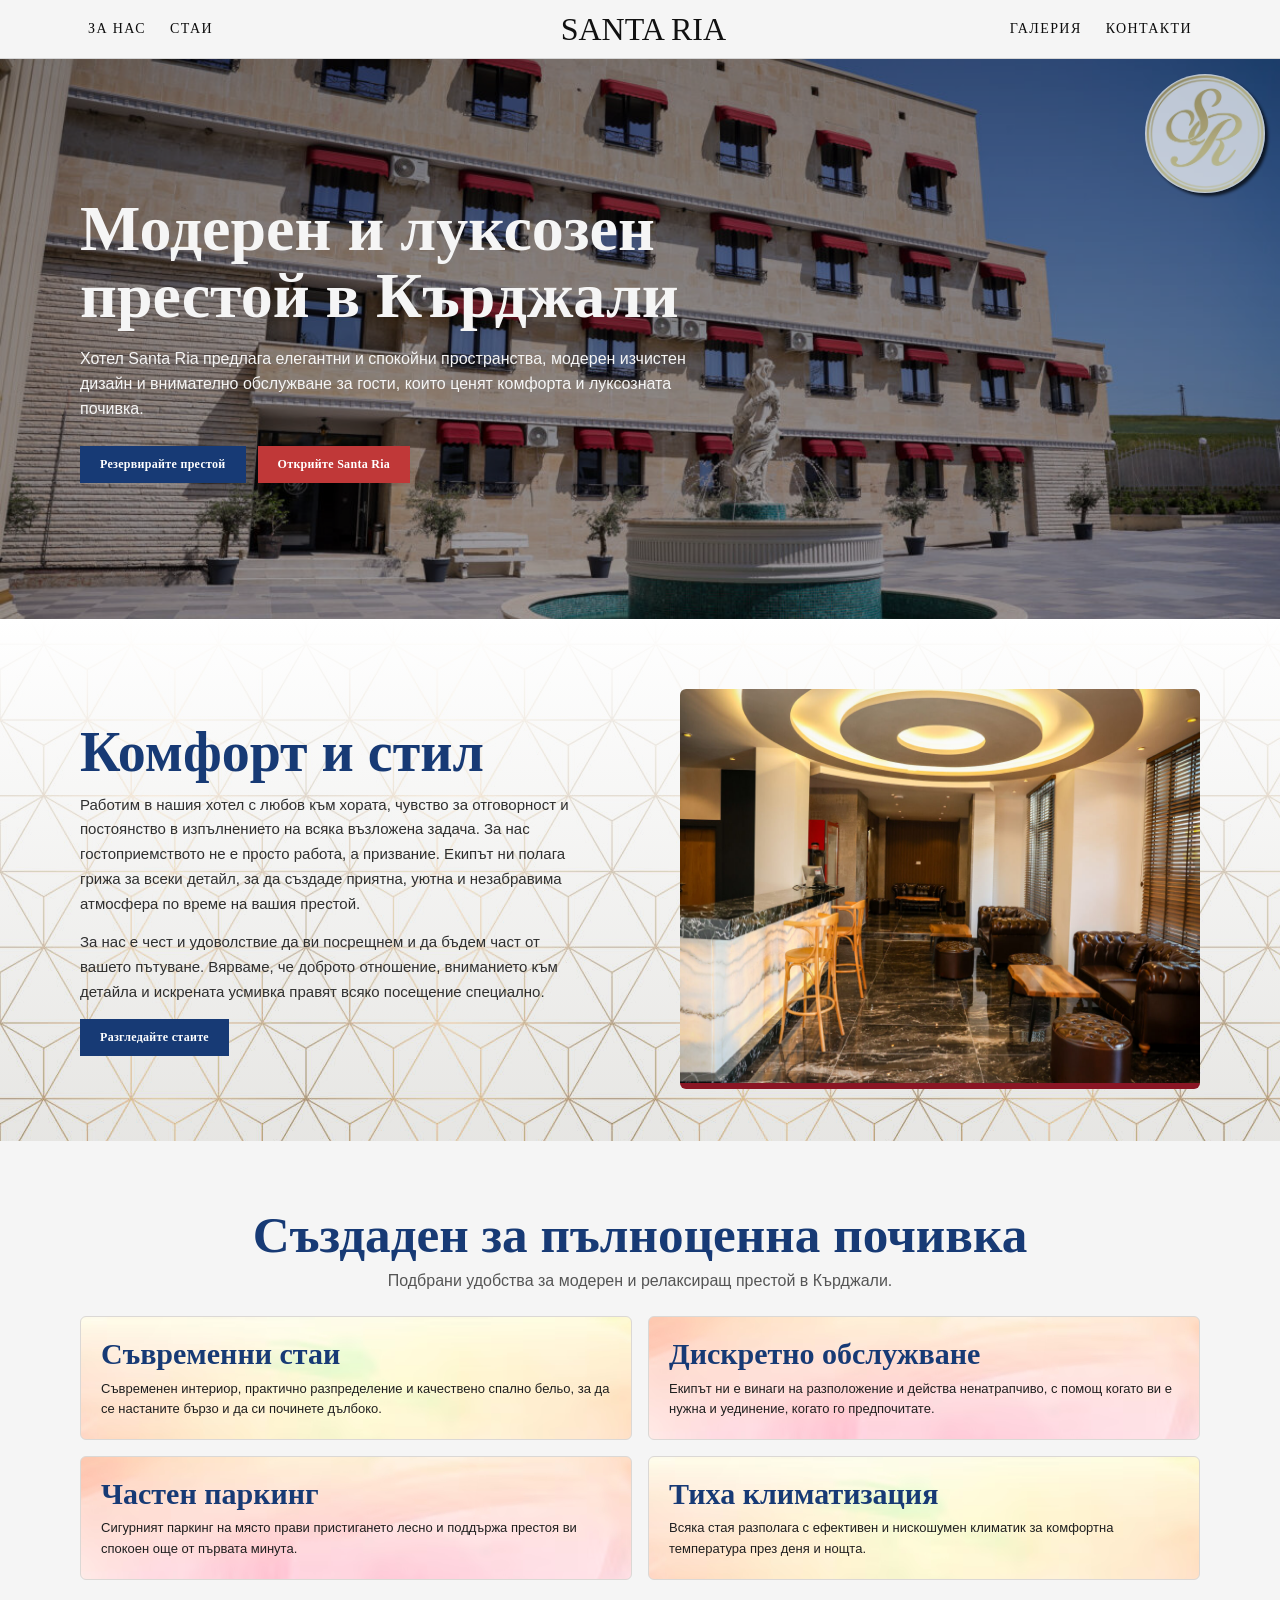
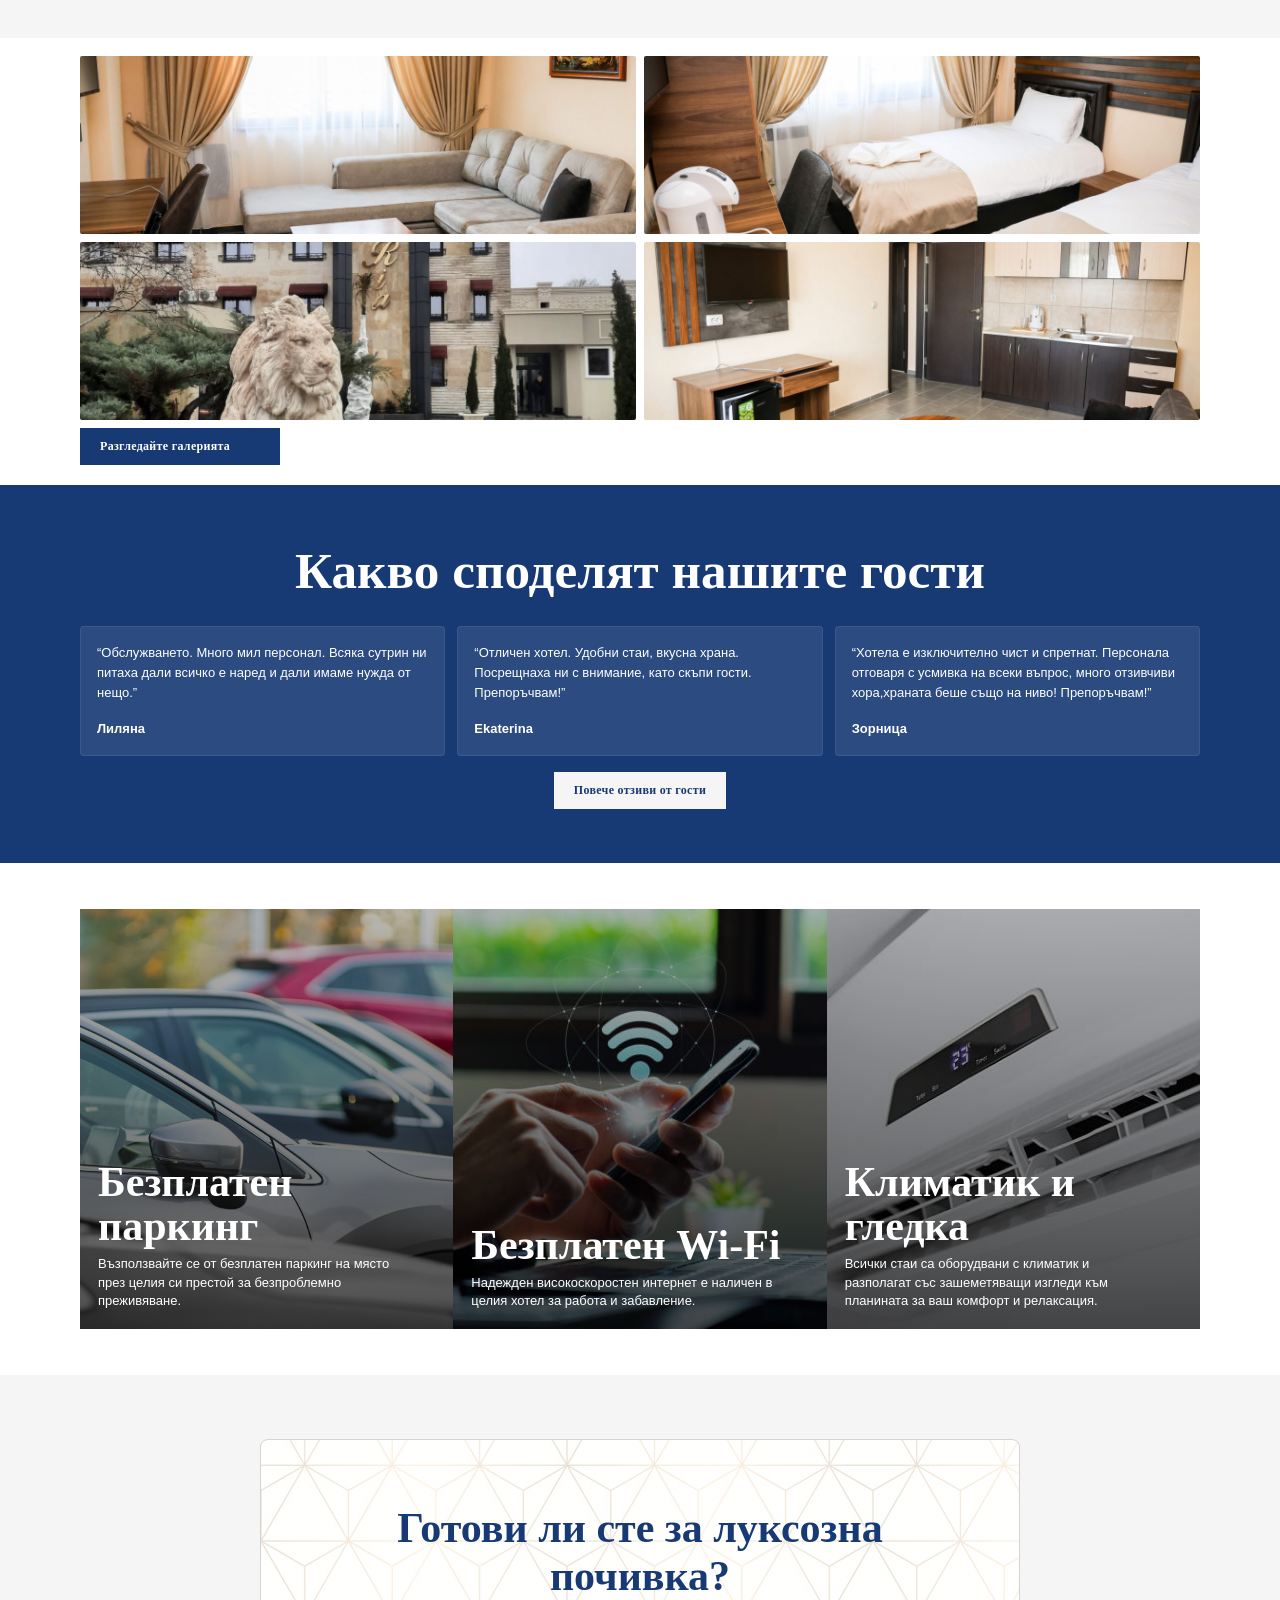
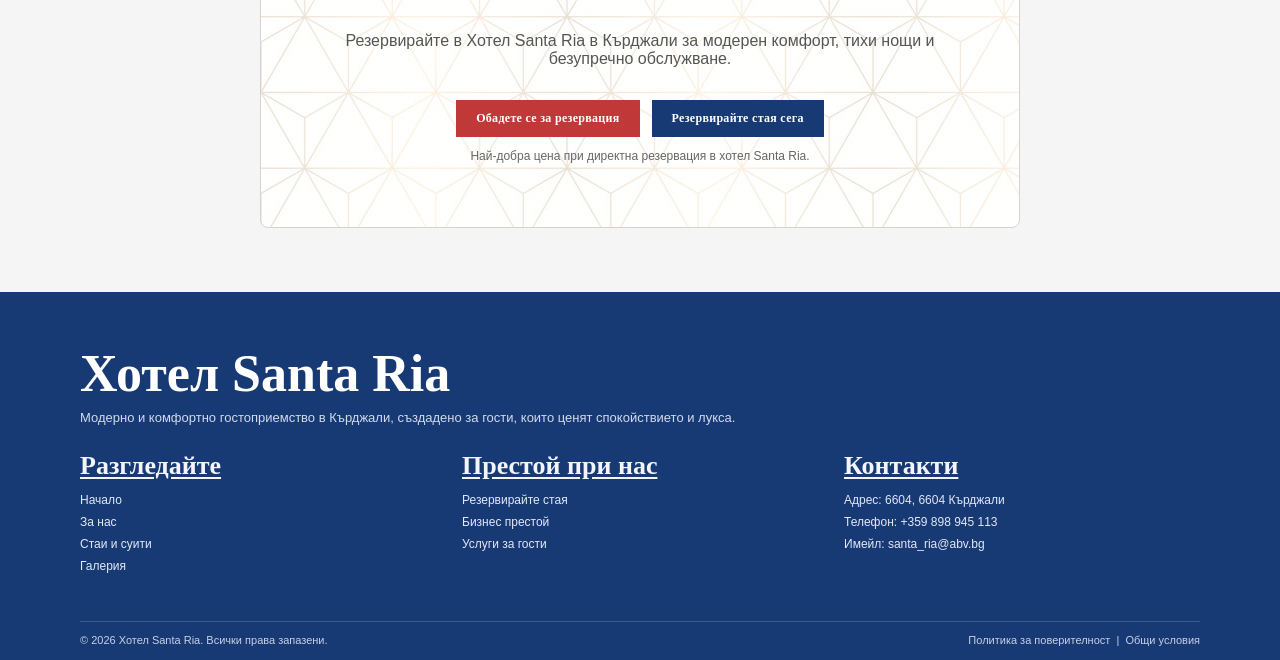
<file: index.html>
﻿<!DOCTYPE html>
<html lang="bg">
<head>
  <link rel="stylesheet" href="hotel.css">
  <meta charset="UTF-8" />
  <meta name="viewport" content="width=device-width, initial-scale=1.0" />
  <title>SANTA RIA</title>
</head>
<body>
  <header class="topbar">
    <div class="container nav">
      <nav class="nav-links" aria-label="Основна навигация">
        <a href="about.html">За нас</a>
        <a href="rooms.html">Стаи</a>
      </nav>
      <a href="index.html" class="brand"> SANTA RIA</a>
      <nav class="nav-links" aria-label="Допълнителна навигация">
        <a href="gallery.html">Галерия</a>
        <a href="#contact">Контакти</a>
      </nav>
      <input type="checkbox" id="menu-toggle" class="menu-toggle" />
      <label for="menu-toggle" class="menu-button" aria-label="Отвори или затвори менюто">
        <span></span>
        <span></span>
        <span></span>
      </label>
      <nav class="mobile-menu" aria-label="Мобилна навигация">
        <a href="about.html">За нас</a>
        <a href="rooms.html">Стаи</a>
        <a href="gallery.html">Галерия</a>
        <a href="#contact">Контакти</a>
      </nav>
    </div>
  </header>

  <section class="hero">
    <div class="container index">
      <div>
        <h1>Модерен и луксозен престой в Кърджали</h1>
        <p>Хотел Santa Ria предлага елегантни и спокойни пространства, модерен изчистен дизайн и внимателно обслужване за гости, които ценят комфорта и луксозната почивка.</p>
        <div class="actions">
          <a class="btn primary" href="https://www.booking.com/hotel/bg/santa-ria.bg.html">Резервирайте престой</a>
          <a class="btn secondary" href="about.html">Открийте Santa Ria</a>
        </div>
      </div>
    </div>
    <a><img class="logo" src="images/logo.png"></a>
  </section>

  <section class="intro" id="rooms">
    <div class="container intro-grid">
      <div>
        <h2 class="section-title">Комфорт и стил</h2>
        <p>Работим в нашия хотел с любов към хората, чувство за отговорност и постоянство в изпълнението на всяка възложена задача. За нас гостоприемството не е просто работа, а призвание. Екипът ни полага грижа за всеки детайл, за да създаде приятна, уютна и незабравима атмосфера по време на вашия престой.</p>
        <p>За нас е чест и удоволствие да ви посрещнем и да бъдем част от вашето пътуване. Вярваме, че доброто отношение, вниманието към детайла и искрената усмивка правят всяко посещение специално.</p>
        <a class="btn primary" href="rooms.html">Разгледайте стаите</a>
      </div>
      <div>
        <img src="images/lobby.png" alt="Модерно хотелско фоайе" />
      </div>
    </div>
  </section>

  <section class="comfort" id="services">
    <div class="container">
      <h3>Създаден за пълноценна почивка</h3>
      <p class="sub">Подбрани удобства за модерен и релаксиращ престой в Кърджали.</p>
      <div class="feature-grid">
        <article class="feature" id="feat">
          <h4>Съвременни стаи</h4>
          <p>Съвременен интериор, практично разпределение и качествено спално бельо, за да се настаните бързо и да си починете дълбоко.</p>
        </article>
        <article class="feature">
          <h4>Дискретно обслужване</h4>
          <p>Екипът ни е винаги на разположение и действа ненатрапчиво, с помощ когато ви е нужна и уединение, когато го предпочитате.</p>
        </article>
        <article class="feature">
          <h4>Частен паркинг</h4>
          <p>Сигурният паркинг на място прави пристигането лесно и поддържа престоя ви спокоен още от първата минута.</p>
        </article>
        <article class="feature" id="feat"> 
          <h4>Тиха климатизация</h4>
          <p>Всяка стая разполага с ефективен и нискошумен климатик за комфортна температура през деня и нощта.</p>
        </article>
      </div>
    </div>
  </section>

  <section class="gallery" id="gallery">
    <div class="container gallery-grid">
      <img src="images/room1.png" alt="Модерна хотелска стая" />
      <img src="images/room4.png" alt="Тихо обзавеждане на стая" />
      <img src="images/outside2.png" alt="Интериор на спалня" />
      <img src="images/kitchen.png" alt="Съвременно хотелско фоайе" />
      <a class="btn primary" href="gallery.html">Разгледайте галерията</a>
    </div>
  </section>

  <section class="testimonials">
    <div class="container">
      <h3>Какво споделят нашите гости</h3>
      <p class="sub"></p>
      <div class="quotes">
        <article class="quote">
          &ldquo;Обслужването. Много мил персонал. Всяка сутрин ни питаха дали всичко е наред и дали имаме нужда от нещо.&rdquo;
          <div class="author">Лиляна</div>
        </article>
        <article class="quote">
          &ldquo;Отличен хотел. Удобни стаи, вкусна храна. Посрещнаха ни с внимание, като скъпи гости. Препоръчвам!&rdquo;
          <div class="author">Ekaterina</div>
        </article>
        <article class="quote">
          &ldquo;Хотела е изключително чист и спретнат. Персонала отговаря с усмивка на всеки въпрос, много отзивчиви хора,храната беше също на ниво! Препоръчвам!&rdquo;
          <div class="author">Зорница</div>
        </article>
      </div>
      <p class="review_p">
       <a class="btn reviews" href="https://www.booking.com/hotel/bg/santa-ria.bg.html#tab-reviews">Повече отзиви от гости</a>
       </p>
    </div>
  </section>

  <section class="services">
    <div class="container service-grid">
      <article class="service-card">
        <img src="images/parking.png" alt="Parking" />
        <div class="overlay">
          <h4>Безплатен паркинг</h4>
          <p>Възползвайте се от безплатен паркинг на място през целия си престой за безпроблемно преживяване.</p>
        </div>
      </article>
      <article class="service-card">
        <img src="images/free-wifi.png" alt="Wi-Fi услуга" />
        <div class="overlay">
          <h4>Безплатен Wi-Fi</h4>
          <p>Надежден високоскоростен интернет е наличен в целия хотел за работа и забавление.</p>
        </div>
      </article>
      <article class="service-card">
        <img src="images/ac.png" alt="AC" />
        <div class="overlay">
          <h4>Климатик и гледка</h4>
          <p>Всички стаи са оборудвани с климатик и разполагат със зашеметяващи изгледи към планината за ваш комфорт и релаксация.</p>
        </div>
      </article>
    </div>
  </section>

  <section class="cta-wrap" id="booking">
    <div class="container">
      <div class="cta">
        <h3>Готови ли сте за луксозна почивка?</h3>
        <p class="sub">Резервирайте в Хотел Santa Ria в Кърджали за модерен комфорт, тихи нощи и безупречно обслужване.</p>
        <div class="actions">
          <a class="btn secondary" href="tel:+359898945113">Обадете се за резервация</a>
          <a class="btn primary" href="https://www.booking.com/hotel/bg/santa-ria.bg.html">Резервирайте стая сега</a>
        </div>
        <p class="note">Най-добра цена при директна резервация в хотел Santa Ria.</p>
      </div>
    </div>
  </section>

  <footer id="contact">
    <div class="container">
      <div class="footer-head">
        <h4>Хотел Santa Ria</h4>
        <p>Модерно и комфортно гостоприемство в Кърджали, създадено за гости, които ценят спокойствието и лукса.</p>
      </div>

      <div class="footer-grid">
        <div class="footer-col">
          <h5>Разгледайте</h5>
          <a href="index.html">Начало</a>
          <a href="about.html">За нас</a>
          <a href="rooms.html">Стаи и суити</a>
          <a href="gallery.html">Галерия</a>
        </div>
        <div class="footer-col">
          <h5>Престой при нас</h5>
          <a href="https://www.booking.com/hotel/bg/santa-ria.bg.html">Резервирайте стая</a>
          <a href="https://www.booking.com/hotel/bg/santa-ria.bg.html">Бизнес престой</a>
          <a href="index.html#services">Услуги за гости</a>
        </div>
        <div class="footer-col">
          <h5>Контакти</h5>
          <p>Адрес: 6604, 6604 Кърджали</p>
          <p>Телефон: +359 898 945 113</p>
          <p>Имейл: santa_ria@abv.bg</p>
        </div>
      </div>

      <div class="footer-bottom">
        <span>&copy; 2026 Хотел Santa Ria. Всички права запазени.</span>
        <span>Политика за поверителност &nbsp;|&nbsp; Общи условия</span>
      </div>
    </div>
  </footer>
</body>
</html>
</file>
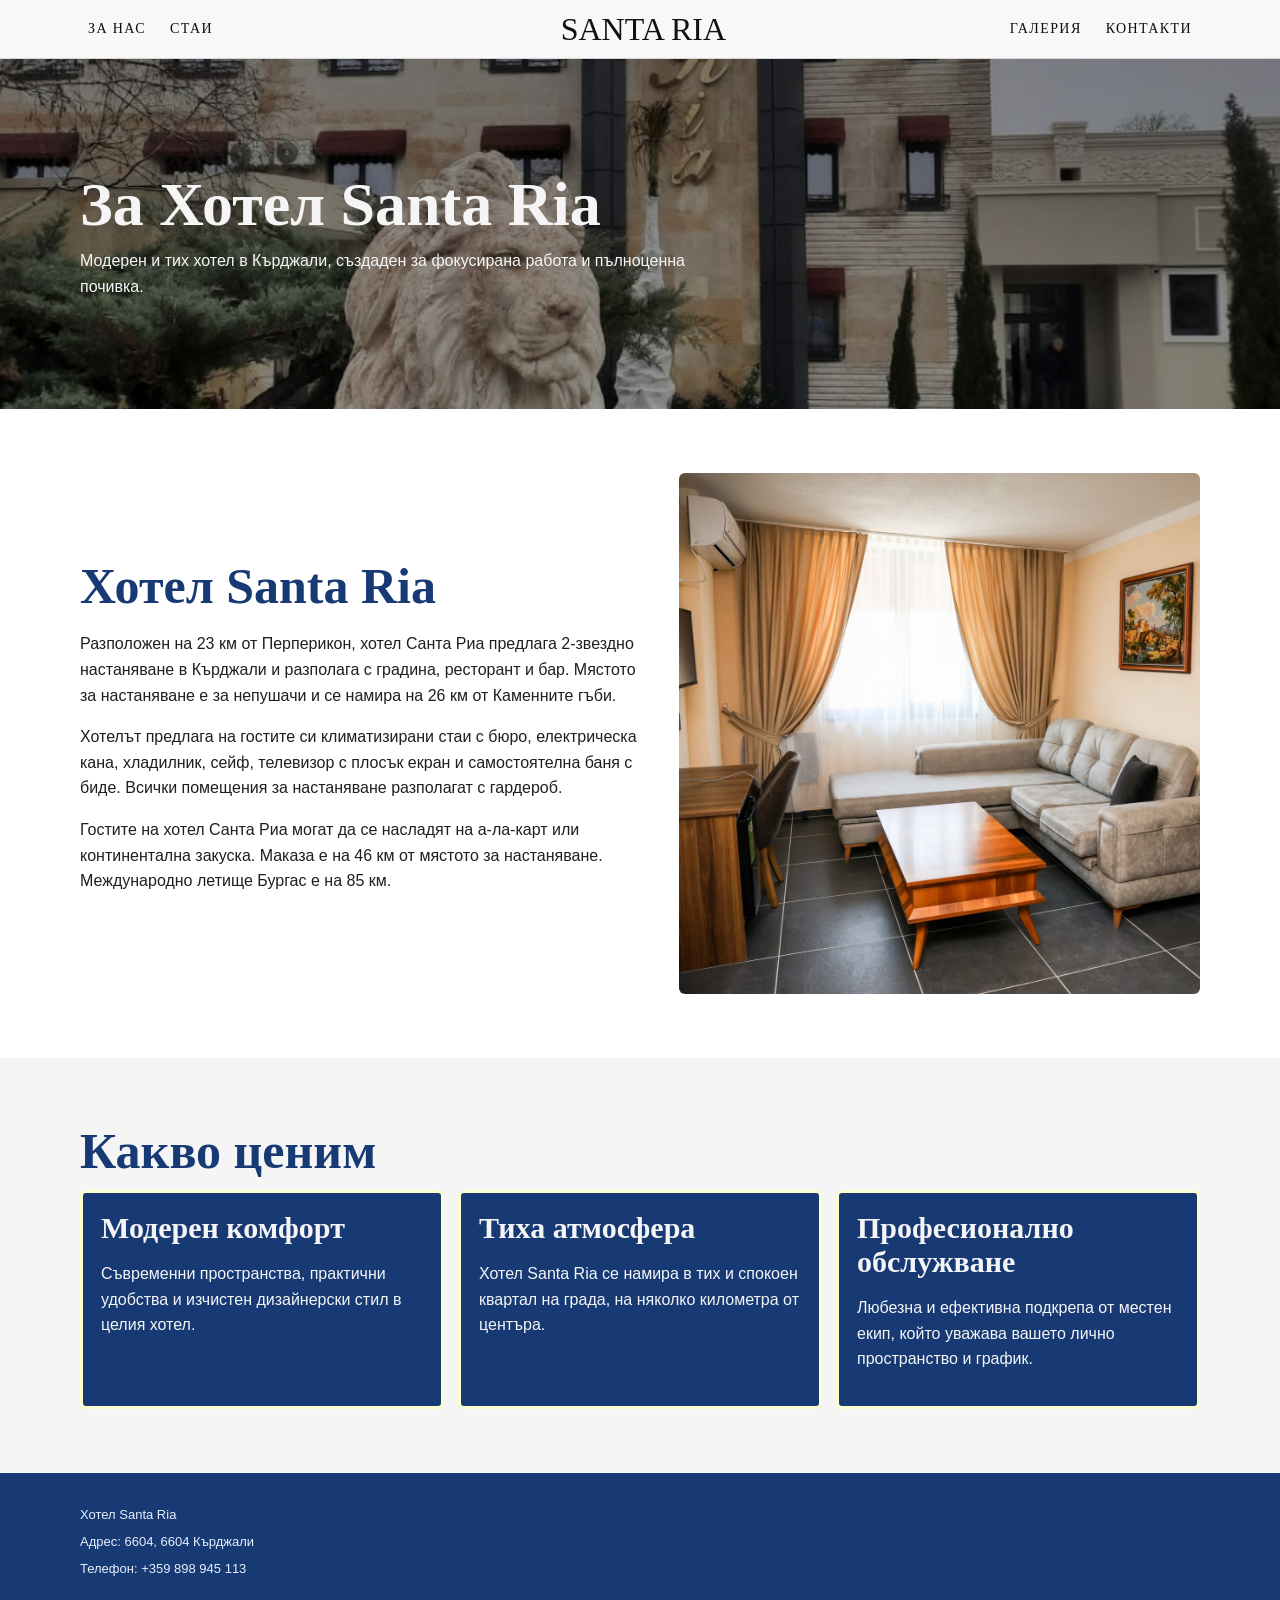
<file: about.html>
﻿<!DOCTYPE html>
<html lang="bg">
<head>
  <meta charset="UTF-8" />
  <meta name="viewport" content="width=device-width, initial-scale=1.0" />
  <title>За нас | SANTA RIA</title>
  <link rel="stylesheet" href="about.css" />
</head>
<body>
  <header class="topbar">
    <div class="container nav">
      <nav class="nav-links" aria-label="Основна навигация">
        <a href="about.html">За нас</a>
        <a href="rooms.html">Стаи</a>
      </nav>
      <a href="index.html" class="brand">SANTA RIA</a>
      <nav class="nav-links" aria-label="Допълнителна навигация">
        <a href="gallery.html">Галерия</a>
        <a href="index.html#contact">Контакти</a>
      </nav>
      <input type="checkbox" id="menu-toggle" class="menu-toggle" />
      <label for="menu-toggle" class="menu-button" aria-label="Отвори или затвори менюто">
        <span></span>
        <span></span>
        <span></span>
      </label>
      <nav class="mobile-menu" aria-label="Мобилна навигация">
        <a href="about.html">За нас</a>
        <a href="rooms.html">Стаи</a>
        <a href="gallery.html">Галерия</a>
        <a href="index.html#contact">Контакти</a>
      </nav>
    </div>
  </header>

  <section class="hero">
    <div class="container">
      <h1>За Хотел Santa Ria</h1>
      <p>Модерен и тих хотел в Кърджали, създаден за фокусирана работа и пълноценна почивка.</p>
    </div>
  </section>

  <main>
    <section class="section container two-col">
      <div>
        <h2>Хотел Santa Ria</h2>
        <p>Разположен на 23 км от Перперикон, хотел Санта Риа предлага 2-звездно настаняване в Кърджали и разполага с градина, ресторант и бар. Мястото за настаняване е за непушачи и се намира на 26 км от Каменните гъби.</p>
        <p>Хотелът предлага на гостите си климатизирани стаи с бюро, електрическа кана, хладилник, сейф, телевизор с плосък екран и самостоятелна баня с биде. Всички помещения за настаняване разполагат с гардероб.</p>
        <p>Гостите на хотел Санта Риа могат да се насладят на а-ла-карт или континентална закуска. Маказа е на 46 км от мястото за настаняване. Международно летище Бургас е на 85 км.</p>
      </div>
      <img src="images/room1.png" alt="Модерен хотелски интериор" />
    </section>

    <section class="section values">
      <div class="container">
        <h2>Какво ценим</h2>
        <div class="cards">
          <article class="card">
            <h3>Модерен комфорт</h3>
            <p>Съвременни пространства, практични удобства и изчистен дизайнерски стил в целия хотел.</p>
          </article>
          <article class="card">
            <h3>Тиха атмосфера</h3>
            <p>Хотел Santa Ria се намира в тих и спокоен квартал на града, на няколко километра от центъра.</p>
          </article>
          <article class="card">
            <h3>Професионално обслужване</h3>
            <p>Любезна и ефективна подкрепа от местен екип, който уважава вашето лично пространство и график.</p>
          </article>
        </div>
      </div>
    </section>
  </main>

  <footer id="contact">
    <div class="container footer-wrap">
      <p>Хотел Santa Ria</p>
      <p>Адрес: 6604, 6604 Кърджали</p>
      <p>Телефон: +359 898 945 113</p>
    </div>
  </footer>
</body>
</html>
</file>
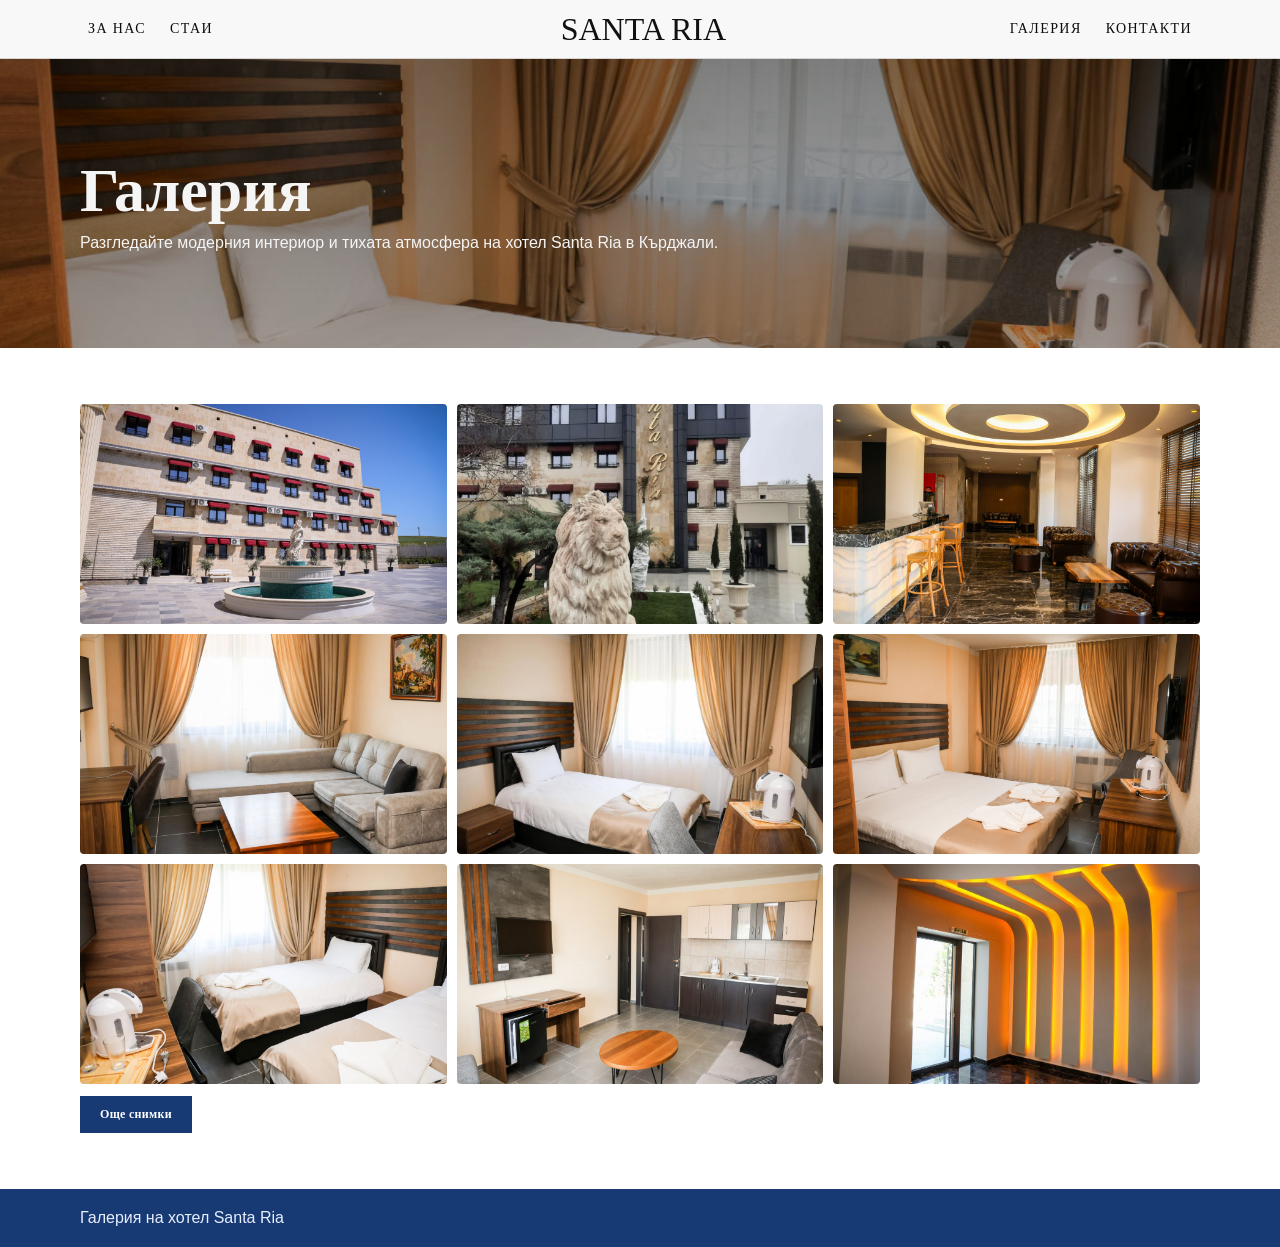
<file: gallery.html>
﻿<!DOCTYPE html>
<html lang="bg">
<head>
  <meta charset="UTF-8" />
  <meta name="viewport" content="width=device-width, initial-scale=1.0" />
  <title>Галерия | SANTA RIA</title>
  <link rel="stylesheet" href="gallery.css" />
</head>
<body>
  <header class="topbar">
    <div class="container nav">
      <nav class="nav-links" aria-label="Основна навигация">
        <a href="about.html">За нас</a>
        <a href="rooms.html">Стаи</a>
      </nav>
      <a href="index.html" class="brand">SANTA RIA</a>
      <nav class="nav-links" aria-label="Допълнителна навигация">
        <a href="gallery.html">Галерия</a>
        <a href="index.html#contact">Контакти</a>
      </nav>
      <input type="checkbox" id="menu-toggle" class="menu-toggle" />
      <label for="menu-toggle" class="menu-button" aria-label="Отвори или затвори менюто">
        <span></span>
        <span></span>
        <span></span>
      </label>
      <nav class="mobile-menu" aria-label="Мобилна навигация">
        <a href="about.html">За нас</a>
        <a href="rooms.html">Стаи</a>
        <a href="gallery.html">Галерия</a>
        <a href="index.html#contact">Контакти</a>
      </nav>
    </div>
  </header>

  <section class="hero">
    <div class="container">
      <h1>Галерия</h1>
      <p>Разгледайте модерния интериор и тихата атмосфера на хотел Santa Ria в Кърджали.</p>
    </div>
  </section>

  <main class="container section">
    <div class="gallery-grid">
      <img src="images/outside1.png" alt="Обзавеждане на спалня" />
      <img src="images/outside2.png" alt="Делукс суит" />
      <img src="images/lobby.png" alt="Интериор на стая" />
      <img src="images/room1.png" alt="Модерно фоайе" />
      <img src="images/room2.png" alt="Външна зона за отдих" />
      <img src="images/room3.png" alt="Тих салон" />
      <img src="images/room4.png" alt="Модерна хотелска стая" />
      <img src="images/kitchen.png" alt="Рецепция" />
      <img src="images/led.png" alt="Тиха спалня" />
    </div>
    <a class="btn primary" href="https://www.booking.com/hotel/bg/santa-ria.bg.html?activeTab=photosGallery">Още снимки</a>
  </main>

  <footer id="contact">
    <div class="container">
      <p>Галерия на хотел Santa Ria</p>
    </div>
  </footer>
</body>
</html>
</file>
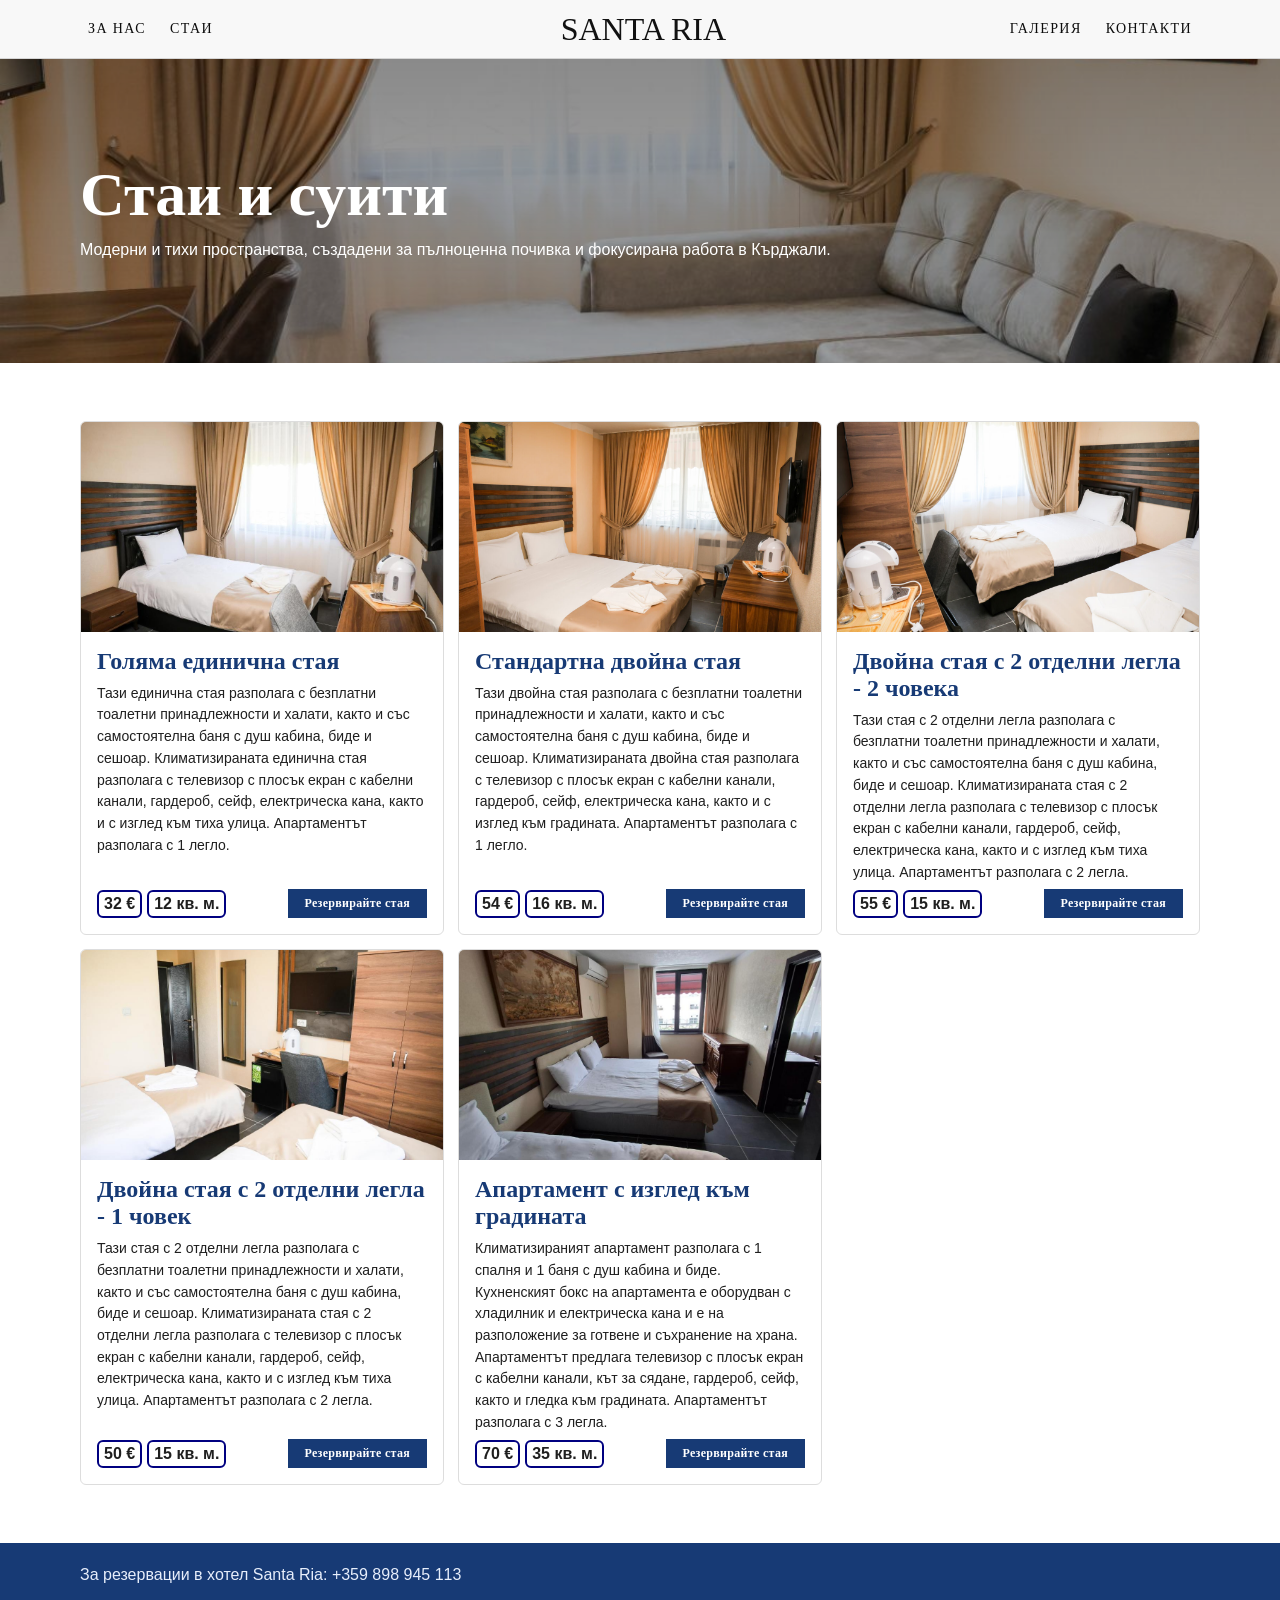
<file: rooms.html>
﻿<!DOCTYPE html>
<html lang="bg">
<head>
  <meta charset="UTF-8" />
  <meta name="viewport" content="width=device-width, initial-scale=1.0" />
  <title>Стаи | SANTA RIA</title>
  <link rel="stylesheet" href="rooms.css" />
</head>
<body>
  <header class="topbar">
    <div class="container nav">
      <nav class="nav-links" aria-label="Основна навигация">
        <a href="about.html">За нас</a>
        <a href="rooms.html">Стаи</a>
      </nav>
      <a href="index.html" class="brand">SANTA RIA</a>
      <nav class="nav-links" aria-label="Допълнителна навигация">
        <a href="gallery.html">Галерия</a>
        <a href="index.html#contact">Контакти</a>
      </nav>
      <input type="checkbox" id="menu-toggle" class="menu-toggle" />
      <label for="menu-toggle" class="menu-button" aria-label="Отвори или затвори менюто">
        <span></span>
        <span></span>
        <span></span>
      </label>
      <nav class="mobile-menu" aria-label="Мобилна навигация">
        <a href="about.html">За нас</a>
        <a href="rooms.html">Стаи</a>
        <a href="gallery.html">Галерия</a>
        <a href="index.html#contact">Контакти</a>
      </nav>
    </div>
  </header>

  <section class="hero">
    <div class="container">
      <h1>Стаи и суити</h1>
      <p>Модерни и тихи пространства, създадени за пълноценна почивка и фокусирана работа в Кърджали.</p>
    </div>
  </section>

  <main class="container section">
    <div class="room-grid">
      <article class="room-card">
        <p class="sale">ОТСТЪПКА 10%</p>
        <a href="https://www.booking.com/hotel/bg/santa-ria.bg.html#rooms_table" data-phone-href="https://www.booking.com/hotel/bg/santa-ria.bg.html#pp-nav-room-selection"><img src="images/room2.png" alt="Делукс стая" /></a>
        <div class="content">
          <div>
            <h2>Голяма единична стая</h2>
            <p>Тази единична стая разполага с безплатни тоалетни принадлежности и халати, както и със самостоятелна баня с душ кабина, биде и сешоар. Климатизираната единична стая разполага с телевизор с плосък екран с кабелни канали, гардероб, сейф, електрическа кана, както и с изглед към тиха улица. Апартаментът разполага с 1 легло.</p>
          </div>
          <div class="psb">
          <div class="price_space">
            <p class="price">32 €</p>
            <p class="price sale">28 €</p>
            <p class="space">12 кв. м.</p>
            </div>
            <a class="btn primary" href="https://www.booking.com/hotel/bg/santa-ria.bg.html#rooms_table" data-phone-href="https://www.booking.com/hotel/bg/santa-ria.bg.html#pp-nav-room-selection">Резервирайте стая</a>
          </div>
        </div>
      </article>
      <article class="room-card">
        <p class="sale">ОТСТЪПКА 10%</p>
        <a href="https://www.booking.com/hotel/bg/santa-ria.bg.html#rooms_table" data-phone-href="https://www.booking.com/hotel/bg/santa-ria.bg.html#pp-nav-room-selection"><img src="images/room3.png" alt="Стандартна стая" /></a>
        <div class="content">
          <div>
            <h2>Стандартна двойна стая</h2>
            <p>Тази двойна стая разполага с безплатни тоалетни принадлежности и халати, както и със самостоятелна баня с душ кабина, биде и сешоар. Климатизираната двойна стая разполага с телевизор с плосък екран с кабелни канали, гардероб, сейф, електрическа кана, както и с изглед към градината. Апартаментът разполага с 1 легло.</p>
          </div>
          <div class="psb">
          <div class="price_space">
            <p class="price">54 €</p>
            <p class="price sale">49 €</p>
            <p class="space">16 кв. м.</p>
          </div>
          <a class="btn primary" href="https://www.booking.com/hotel/bg/santa-ria.bg.html#rooms_table" data-phone-href="https://www.booking.com/hotel/bg/santa-ria.bg.html#pp-nav-room-selection">Резервирайте стая</a>
          </div>
        </div>
      </article>
      <article class="room-card">
        <p class="sale">ОТСТЪПКА 10%</p>
        <a href="https://www.booking.com/hotel/bg/santa-ria.bg.html#rooms_table" data-phone-href="https://www.booking.com/hotel/bg/santa-ria.bg.html#pp-nav-room-selection"><img src="images/room4.png" alt="Фамилен суит" /></a>
        <div class="content">
          <div>
            <h2>Двойна стая с 2 отделни легла - 2 човека</h2>
            <p>Тази стая с 2 отделни легла разполага с безплатни тоалетни принадлежности и халати, както и със самостоятелна баня с душ кабина, биде и сешоар. Климатизираната стая с 2 отделни легла разполага с телевизор с плосък екран с кабелни канали, гардероб, сейф, електрическа кана, както и с изглед към тиха улица. Апартаментът разполага с 2 легла.</p>
          </div>
          <div class="psb">
          <div class="price_space">
            <p class="price">55 €</p>
            <p class="price sale">50 €</p>
            <p class="space">15 кв. м.</p>
          </div>
          <a class="btn primary" href="https://www.booking.com/hotel/bg/santa-ria.bg.html#rooms_table" data-phone-href="https://www.booking.com/hotel/bg/santa-ria.bg.html#pp-nav-room-selection">Резервирайте стая</a>
          </div>
        </div>
      </article>
      <article class="room-card">
        <p class="sale">ОТСТЪПКА 10%</p>
        <a href="https://www.booking.com/hotel/bg/santa-ria.bg.html#rooms_table" data-phone-href="https://www.booking.com/hotel/bg/santa-ria.bg.html#pp-nav-room-selection"><img src="images/room42.png" alt="Фамилен суит" /></a>
        <div class="content">
          <div>
            <h2>Двойна стая с 2 отделни легла - 1 човек</h2>
            <p>Тази стая с 2 отделни легла разполага с безплатни тоалетни принадлежности и халати, както и със самостоятелна баня с душ кабина, биде и сешоар. Климатизираната стая с 2 отделни легла разполага с телевизор с плосък екран с кабелни канали, гардероб, сейф, електрическа кана, както и с изглед към тиха улица. Апартаментът разполага с 2 легла.</p>
          </div>
          <div class="psb">
          <div class="price_space">
            <p class="price">50 €</p>
            <p class="price sale">45 €</p>
            <p class="space">15 кв. м.</p>
          </div>
          <a class="btn primary" href="https://www.booking.com/hotel/bg/santa-ria.bg.html#rooms_table" data-phone-href="https://www.booking.com/hotel/bg/santa-ria.bg.html#pp-nav-room-selection">Резервирайте стая</a>
          </div>
        </div>
      </article>
      <article class="room-card">
        <p class="sale">ОТСТЪПКА 10%</p>
        <a href="https://www.booking.com/hotel/bg/santa-ria.bg.html#rooms_table" data-phone-href="https://www.booking.com/hotel/bg/santa-ria.bg.html#pp-nav-room-selection"><img src="images/room5.png" alt="Фамилен суит" /></a>
        <div class="content">
          <div>
            <h2>Апартамент с изглед към градината</h2>
            <p>Климатизираният апартамент разполага с 1 спалня и 1 баня с душ кабина и биде. Кухненският бокс на апартамента е оборудван с хладилник и електрическа кана и е на разположение за готвене и съхранение на храна. Апартаментът предлага телевизор с плосък екран с кабелни канали, кът за сядане, гардероб, сейф, както и гледка към градината. Апартаментът разполага с 3 легла.</p>
          </div>
          <div class="psb">
          <div class="price_space">
            <p class="price">70 €</p>
            <p class="price sale">63 €</p>
            <p class="space">35 кв. м.</p>
            </div>
            <a class="btn primary" href="https://www.booking.com/hotel/bg/santa-ria.bg.html#rooms_table" data-phone-href="https://www.booking.com/hotel/bg/santa-ria.bg.html#pp-nav-room-selection">Резервирайте стая</a>
          </div>
        </div>
      </article>
    </div>
  </main>

  <footer id="contact">
    <div class="container">
      <p>За резервации в хотел Santa Ria: +359 898 945 113</p>
    </div>
  </footer>
  <script src="rooms.js"></script>
</body>
</html>
</file>
<file: hotel.css>
:root {
    --navy: #173a75;
    --navy-dark: #102a54;
    --bg-soft: #e7dedb;
    --card-bg: #f1efee;
    --text: #1f1f1f;
    --muted: #5a5a5a;
    --red: #8a1524;
    --white: #ffffff;
}

* { box-sizing: border-box; }

body {
    margin: 0;
    font-family: Georgia, "Times New Roman", serif;
    color: var(--text);
    background: #fff;
}

.container {
    width: min(1120px, 92%);
    margin: 0 auto;
}

.index {
    display: flex;
    gap: 90px;
}

.topbar {
    background: #f8f8f8;
    border-bottom: 1px solid #d6d6d6;
    position: sticky;
    top: 0;
    z-index: 10;
    background: whitesmoke;
}

.nav {
    min-height: 58px;
    display: flex;
    align-items: center;
    justify-content: space-between;
    flex-wrap: wrap;
    gap: 16px;
    padding: 0 8px;
}

.nav-links {
    display: flex;
    gap: 24px;
    text-transform: uppercase;
    font-size: 14px;
    letter-spacing: 1.4px;
}

.menu-toggle {
    position: absolute;
    opacity: 0;
    pointer-events: none;
}

.menu-button,
.mobile-menu {
    display: none;
}

.nav-links a, .brand {
    color: #0d0d0d;
    text-decoration: none;
}

.brand {
    text-align: center;
    font-size: 32px;
    color: #111;
    white-space: nowrap;
  display: flex;
  flex-direction: column;
  position: relative;
  left: 1em;
}
.brand span {
  font-size: 12px;
}

.brand .mark {
    display: block;
    color: var(--red);
    font-size: 14px;
    line-height: 1;
    margin-bottom: 2px;
}

.logo {
    width: 120px;
    height: fit-content;
    border-radius: 50%;
    position: absolute;
    top: 15px;
    right: 15px;
    opacity: 0.7;
    box-shadow: 3px 3px 3px black;
    z-index: 1;
    opacity: 0;
    animation: hero-logo-fade 0.8s ease 0.8s forwards;
}

.hero {
    min-height: 560px;
    position: relative;
    overflow: hidden;
    background-image: url('images//outside1.png');
    background-size: cover;
    background-position: center;
    display: flex;
    align-items: center;
    color: whitesmoke;
}
.hero::before {
    content: "";
    position: absolute;
    inset: 0;
    background: linear-gradient(rgba(0,0,0,.45), rgba(0,0,0,.35));
    opacity: 0;
    animation: hero-darken 1.1s ease forwards;
    pointer-events: none;
}
.hero > .container {
    position: relative;
    z-index: 1;
    opacity: 0;
    animation: hero-text-fade 0.8s ease 0.4s forwards;
}

.hero h1 {
    font-size: clamp(42px, 6vw, 64px);
    line-height: 1.05;
    margin: 0 0 18px;
    max-width: 720px;
}

.hero p {
    margin: 0 0 24px;
    max-width: 610px;
    font-family: Arial, Helvetica, sans-serif;
    font-size: 16px;
    line-height: 1.55;
}

.actions { display: flex; gap: 12px; flex-wrap: wrap; }

.btn {
    padding: 11px 20px;
    border: none;
    font-size: 12px;
    font-weight: 700;
    letter-spacing: .3px;
    text-decoration: none;
    display: inline-block;
    cursor: pointer;
}

.btn.primary { background: var(--navy); color: white;}
.btn.secondary { background: rgb(192, 56, 56); color: white; }
.btn.red { background: var(--red); color: #fff; }
.review_p {
    margin-bottom: 0px;
    text-align: center;
}

.reviews {
    background: whitesmoke;
    color: var(--navy);
}

.intro {
    padding: 70px 0 52px;
    background-image: linear-gradient(white, rgba(184, 184, 184, 0.35)),
    url('images/background.png');
}

.intro img {
    height: 400px;
}

.intro-grid {
    display: grid;
    grid-template-columns: 1.1fr 1fr;
    gap: 28px;
    align-items: center;
}

h2.section-title {
    color: var(--navy);
    font-size: clamp(38px, 4.6vw, 56px);
    margin: 0 0 10px;
    line-height: 1.08;
}

.intro p {
    font-family: Arial, Helvetica, sans-serif;
    color: #2f2f2f;
    line-height: 1.65;
    margin: 0 0 14px;
    font-size: 15px;
    max-width: 500px;
}

.intro img {
    width: 100%;
    border-radius: 6px;
    display: block;
    border-bottom: 6px solid var(--red);
}

.comfort {
    background: whitesmoke;
    padding: 64px 0 58px;
}

.comfort h3, .testimonials h3, .cta h3 {
    color: var(--navy);
    text-align: center;
    font-size: clamp(36px, 4vw, 52px);
    margin: 0;
}

.comfort .sub,
.testimonials .sub,
.cta .sub {
    margin: 8px auto 26px;
    text-align: center;
    color: #555;
    font-family: Arial, Helvetica, sans-serif;
    max-width: 700px;
}

.feature-grid {
    display: grid;
    grid-template-columns: repeat(2, minmax(0, 1fr));
    gap: 16px;
}

.feature {
    background: var(--card-bg);
    border: 1px solid #dbd8d5;
    border-radius: 6px;
    padding: 20px;
    background: url(images/back2.png) center;
}

#feat {
    background: url(images/back2.png) top;
}

.icon {
    background: #dde2e8;
    display: grid;
    place-items: center;
    color: var(--navy);
    font-size: 16px;
    margin-bottom: 12px;
    font-family: Arial, Helvetica, sans-serif;
    font-weight: 700;
}

.icon, .icon img {
    width: 34px;
    height: 34px;
    border-radius: 4px;
}

.feature h4 {
    color: var(--navy);
    margin: 0 0 8px;
    font-size: 30px;
    line-height: 1.12;
}

.feature p {
    margin: 0;
    font-size: 13px;
    line-height: 1.55;
    font-family: Arial, Helvetica, sans-serif;
}

.gallery {
    padding: 18px 0 0;
    background: #fff;
}

.gallery a {
    width: 200px;
}

.gallery-grid {
    display: grid;
    grid-template-columns: repeat(2, minmax(0, 1fr));
    gap: 8px;
}

.gallery-grid img,
.service-card img {
    width: 100%;
    height: 178px;
    object-fit: cover;
    display: block;
    border-radius: 2px;
}

.testimonials {
    background: var(--navy);
    color: #fff;
    padding: 56px 0 54px;
    margin-top: 20px;
}

.testimonials h3 { color: #fff; }
.testimonials .sub { color: #d8deed; }

.quotes {
    display: grid;
    grid-template-columns: repeat(3, minmax(0, 1fr));
    gap: 12px;
}

.quote {
    background: rgba(255,255,255,.09);
    border: 1px solid rgba(255,255,255,.08);
    border-radius: 4px;
    padding: 16px;
    font-family: Arial, Helvetica, sans-serif;
    font-size: 13px;
    line-height: 1.55;
    display: flex;
    flex-direction: column;
    justify-content: space-between;
}

.quote .author {
    margin-top: 16px;
    font-weight: 700;
    font-size: 13px;
    color: #fff;
}

.quote .role {
    font-size: 11px;
    color: #c7d0e6;
    margin-top: 2px;
}

.services {
    background: #fff;
    padding: 46px 0;
}

.service-grid {
    display: grid;
    grid-template-columns: repeat(3, minmax(0, 1fr));
    gap: 0;
}

.service-card {
    position: relative;
    overflow: hidden;
    min-height: 420px;
}

.service-card img {
    height: 100%;
    min-height: 420px;
    border-radius: 0;
}

.overlay {
    position: absolute;
    inset: 0;
    background: linear-gradient(to top, rgba(0,0,0,.7), rgba(0,0,0,.28));
    color: #fff;
    display: flex;
    flex-direction: column;
    justify-content: flex-end;
    padding: 18px;
}

.overlay h4 {
    font-size: 42px;
    margin: 0 0 6px;
    line-height: 1.04;
}

.overlay p {
    margin: 0;
    font-family: Arial, Helvetica, sans-serif;
    font-size: 13px;
    line-height: 1.45;
    max-width: 310px;
}

.cta-wrap {
    background: whitesmoke;
    padding: 64px 0;
}

.cta {
    max-width: 760px;
    margin: 0 auto;
    background: linear-gradient(to top, rgba(255, 255, 255, 0.77), rgba(255, 255, 255, 0.77)),
     url(images/background.png);
    border: 1px solid #d6d2cf;
    border-radius: 8px;
    padding: 64px 48px;
    text-align: center;
}

.cta h3 {
    font-size: 42px;
}

.cta .sub { margin-block: 32px; }

.cta .actions {
    justify-content: center;
    margin-bottom: 12px;
}

.note {
    margin: 0;
    color: #666;
    font-size: 12px;
    font-family: Arial, Helvetica, sans-serif;
}

footer {
    background: var(--navy);
    color: #f3f5fb;
    padding: 56px 0 14px;
}

.footer-head h4 {
    margin: 0;
    font-size: 52px;
    line-height: 1;
    color: #fff;
}

.footer-head p {
    margin: 10px 0 18px;
    font-family: Arial, Helvetica, sans-serif;
    font-size: 13px;
    color: #d3daec;
}

.social {
    display: flex;
    gap: 8px;
    margin-bottom: 28px;
}

.bubble {
    width: 24px;
    height: 24px;
    border-radius: 50%;
    border: 1px solid rgba(255,255,255,.35);
    display: grid;
    place-items: center;
    font-size: 11px;
    font-family: Arial, Helvetica, sans-serif;
}

.footer-grid {
    display: grid;
    grid-template-columns: repeat(3, minmax(0, 1fr));
    gap: 26px;
    padding: 8px 0 30px;
}

.footer-col h5 {
    margin: 0 0 12px;
    font-size: 26px;
    text-decoration: underline;
    text-underline-offset: 3px;
}

.footer-col a,
.footer-col p {
    margin: 8px 0;
    font-family: Arial, Helvetica, sans-serif;
    font-size: 12px;
    color: #e2e8f6;
    text-decoration: none;
    display: block;
}

.footer-bottom {
    border-top: 1px solid rgba(255,255,255,.16);
    margin-top: 10px;
    padding-top: 12px;
    display: flex;
    justify-content: space-between;
    gap: 12px;
    flex-wrap: wrap;
    font-family: Arial, Helvetica, sans-serif;
    font-size: 11px;
    color: #c8d0e4;
}

@media (max-width: 900px) {
    .topbar { position: static; }
    .intro-grid,
    .feature-grid,
    .quotes,
    .gallery-grid,
    .service-grid,
    .footer-grid { grid-template-columns: 1fr; }
    .hero { min-height: 520px; }
    .hero h1 { max-width: 100%; }
    .brand { font-size: 24px;}
    .nav-links {font-size: 12px;}
}

@media (max-width: 600px) {
    .brand { font-size: 21px; }
    .nav-links {
        /* gap: 10px; */
        font-size: 11px;
        letter-spacing: 0.8px;
    }
}

@media (max-width: 520px) {
    .container { width: min(1120px, 94%); }

    .nav {
        position: relative;
        min-height: 64px;
        justify-content: center;
        padding: 10px 44px 10px 8px;
    }

    .nav > .nav-links {
        display: none;
    }

    .brand {
        position: static;
        left: auto;
        z-index: 1;
        font-size: 22px;
        text-align: center;
    }

    .menu-button {
        display: flex;
        flex-direction: column;
        justify-content: center;
        gap: 5px;
        position: absolute;
        top: 50%;
        right: 10px;
        transform: translateY(-50%);
        width: 24px;
        cursor: pointer;
        z-index: 3;
    }

    .menu-button span {
        display: block;
        width: 24px;
        height: 2px;
        background: #111;
        border-radius: 2px;
        transition: transform .25s ease, opacity .2s ease;
    }

    .mobile-menu {
        display: block;
        position: absolute;
        top: calc(100% - 4px);
        right: 8px;
        width: 185px;
        background: #f8f8f8;
        border: 1px solid #d6d6d6;
        border-radius: 6px;
        box-shadow: 0 10px 24px rgba(0, 0, 0, .12);
        padding: 6px 0;
        opacity: 0;
        pointer-events: none;
        transform: translateY(-8px);
        transition: opacity .2s ease, transform .2s ease;
        z-index: 2;
    }

    .mobile-menu a {
        display: block;
        width: 100%;
        padding: 10px 14px;
        text-align: left;
        border-bottom: 1px solid #e6e6e6;
        color: #111;
        text-decoration: none;
        text-transform: uppercase;
        font-size: 11px;
        letter-spacing: 1px;
    }

    .mobile-menu a:last-child {
        border-bottom: none;
    }

    .menu-toggle:checked + .menu-button + .mobile-menu {
        opacity: 1;
        pointer-events: auto;
        transform: translateY(0);
    }

    .menu-toggle:checked + .menu-button span:nth-child(1) {
        transform: translateY(7px) rotate(45deg);
    }

    .menu-toggle:checked + .menu-button span:nth-child(2) {
        opacity: 0;
    }

    .menu-toggle:checked + .menu-button span:nth-child(3) {
        transform: translateY(-7px) rotate(-45deg);
    }

    .logo {
        width: 80px;
    }
}

@media (max-width: 400px) {
    .hero h1 {
        font-size: 36px;
    }

    .hero p {
        font-size: 15px;
    }

    .hero .actions .secondary {
        padding-inline: 33px;
    }
}

@keyframes hero-darken {
  from { opacity: 0; }
  to { opacity: 1; }
}

@keyframes hero-text-fade {
  from { opacity: 0; }
  to { opacity: 1; }
}

@keyframes hero-logo-fade {
  from { opacity: 0; }
  to { opacity: 0.7; }
}
</file>
<file: about.css>
:root {
  --navy: #173a75;
  --soft: #e7dedb;
  --text: #1f1f1f;
}

* { box-sizing: border-box; }
body {
  margin: 0;
  font-family: Georgia, "Times New Roman", serif;
  color: var(--text);
}
.container {
  width: min(1120px, 92%);
  margin: 0 auto;
}
.topbar {
  background: #f8f8f8;
  border-bottom: 1px solid #d6d6d6;
  position: sticky;
  top: 0;
  z-index: 10;
}
.nav {
  min-height: 58px;
  display: flex;
  align-items: center;
  justify-content: space-between;
  flex-wrap: wrap;
  gap: 16px;
  padding: 0 8px;
}
.nav-links {
  display: flex;
  gap: 24px;
  text-transform: uppercase;
  font-size: 14px;
  letter-spacing: 1.4px;
}
.menu-toggle {
  position: absolute;
  opacity: 0;
  pointer-events: none;
}
.menu-button,
.mobile-menu {
  display: none;
}
.nav-links a,
.brand {
  color: #0d0d0d;
  text-decoration: none;
}
.brand {
  text-align: center;
  font-size: 32px;
  color: #111;
  white-space: nowrap;
  display: flex;
  flex-direction: column;
  position: relative;
  left: 1em;
}
.brand span {
  font-size: 12px;
}
.hero {
  position: relative;
  overflow: hidden;
  background: url('images/outside2.png') center/cover;
  color: whitesmoke;
  padding: 110px 0;
}
.hero::before {
  content: "";
  position: absolute;
  inset: 0;
  background: linear-gradient(rgba(0,0,0,.45), rgba(0,0,0,.35));
  opacity: 0;
  animation: hero-darken 1.1s ease forwards;
  pointer-events: none;
}
.hero > .container {
  position: relative;
  z-index: 1;
  opacity: 0;
  animation: hero-text-fade 0.8s ease 0.4s forwards;
}
.hero h1 { margin: 0 0 8px; font-size: clamp(40px, 6vw, 62px); }
.hero p { margin: 0; font-family: Arial, Helvetica, sans-serif; max-width: 650px; }
.section { padding: 64px 0; }
.two-col {
  display: grid;
  grid-template-columns: 1.1fr 1fr;
  gap: 26px;
  align-items: center;
}
h2 { color: var(--navy); font-size: clamp(34px, 4vw, 50px); margin: 0 0 10px; }
p { font-family: Arial, Helvetica, sans-serif; line-height: 1.6; }
img { width: 100%; border-radius: 6px; display: block; }
.values { background: whitesmoke; }
.cards {
  display: grid;
  grid-template-columns: repeat(3, 1fr);
  gap: 14px;
}
.card {
  background-color: var(--navy);
  border: 3px solid #fbffd0;
  border-radius: 6px;
  padding: 18px;
  color: whitesmoke;
}
.card h3 { margin: 0 0 8px; font-size: 30px; }
footer {
  background: var(--navy);
  color: #e7eefb;
  padding: 26px 0;
}
.footer-wrap p { margin: 6px 0; font-family: Arial, Helvetica, sans-serif; font-size: 13px; }
@media (max-width: 900px) {
  .topbar { position: static; }
  .brand { font-size: 18px; }
  .nav-links { font-size: 12px; }
  .two-col, .cards { grid-template-columns: 1fr; }
  .container h2 {font-size: 40px;}
}
@media (max-width: 520px) {
  .container { width: min(1120px, 94%); }
  .nav {
    position: relative;
    min-height: 64px;
    justify-content: center;
    padding: 10px 44px 10px 8px;
  }
  .nav > .nav-links { display: none; }
  .brand {
    font-size: 22px;
    position: static;
    left: auto;
    z-index: 1;
  }
  .menu-button {
    display: flex;
    flex-direction: column;
    justify-content: center;
    gap: 5px;
    position: absolute;
    top: 50%;
    right: 10px;
    transform: translateY(-50%);
    width: 24px;
    cursor: pointer;
    z-index: 3;
  }
  .menu-button span {
    display: block;
    width: 24px;
    height: 2px;
    background: #111;
    border-radius: 2px;
    transition: transform .25s ease, opacity .2s ease;
  }
  .mobile-menu {
    display: block;
    position: absolute;
    top: calc(100% - 4px);
    right: 8px;
    width: 185px;
    background: #f8f8f8;
    border: 1px solid #d6d6d6;
    border-radius: 6px;
    box-shadow: 0 10px 24px rgba(0, 0, 0, .12);
    padding: 6px 0;
    opacity: 0;
    pointer-events: none;
    transform: translateY(-8px);
    transition: opacity .2s ease, transform .2s ease;
    z-index: 2;
  }
  .mobile-menu a {
    display: block;
    width: 100%;
    padding: 10px 14px;
    text-align: left;
    border-bottom: 1px solid #e6e6e6;
    color: #111;
    text-decoration: none;
    text-transform: uppercase;
    font-size: 11px;
    letter-spacing: 1px;
  }
  .mobile-menu a:last-child { border-bottom: none; }
  .menu-toggle:checked + .menu-button + .mobile-menu {
    opacity: 1;
    pointer-events: auto;
    transform: translateY(0);
  }
  .menu-toggle:checked + .menu-button span:nth-child(1) { transform: translateY(7px) rotate(45deg); }
  .menu-toggle:checked + .menu-button span:nth-child(2) { opacity: 0; }
  .menu-toggle:checked + .menu-button span:nth-child(3) { transform: translateY(-7px) rotate(-45deg); }
  .two-col p {font-size: 14px;}
}

@keyframes hero-darken {
  from { opacity: 0; }
  to { opacity: 1; }
}

@keyframes hero-text-fade {
  from { opacity: 0; }
  to { opacity: 1; }
}
</file>
<file: gallery.css>
:root {
  --navy: #173a75;
}

* { box-sizing: border-box; }
body {
  margin: 0;
  font-family: Georgia, "Times New Roman", serif;
}
.container {
  width: min(1120px, 92%);
  margin: 0 auto;
}
.topbar {
  background: #f8f8f8;
  border-bottom: 1px solid #d6d6d6;
  position: sticky;
  top: 0;
  z-index: 10;
}
.nav {
  min-height: 58px;
  display: flex;
  align-items: center;
  justify-content: space-between;
  flex-wrap: wrap;
  gap: 16px;
  padding: 0 8px;
}
.nav-links {
  display: flex;
  gap: 24px;
  text-transform: uppercase;
  font-size: 14px;
  letter-spacing: 1.4px;
}
.menu-toggle {
  position: absolute;
  opacity: 0;
  pointer-events: none;
}
.menu-button,
.mobile-menu {
  display: none;
}
.nav-links a,
.brand {
  color: #0d0d0d;
  text-decoration: none;
}
.brand {
  text-align: center;
  font-size: 32px;
  color: #111;
  white-space: nowrap;
  display: flex;
  flex-direction: column;
  position: relative;
  left: 1em;
}
.brand span {
  font-size: 12px;
}

.hero {
  position: relative;
  overflow: hidden;
  color: whitesmoke;
  padding: 96px 0;
  background: url('images/room3.png') center/cover;
}
.hero::before {
  content: "";
  position: absolute;
  inset: 0;
  background: linear-gradient(rgba(0,0,0,.5), rgba(0,0,0,.3));
  opacity: 0;
  animation: hero-darken 1.1s ease forwards;
  pointer-events: none;
}
.hero > .container {
  position: relative;
  z-index: 1;
  opacity: 0;
  animation: hero-text-fade 0.8s ease 0.4s forwards;
}
.btn {
    padding: 11px 20px;
    border: none;
    font-size: 12px;
    font-weight: 700;
    letter-spacing: .3px;
    text-decoration: none;
    display: inline-block;
    cursor: pointer;
}

.btn.primary { background: var(--navy); color: #fff; margin-top: 1em; }
.hero h1 { margin: 0 0 8px; font-size: clamp(40px, 6vw, 62px); }
.hero p { margin: 0; font-family: Arial, Helvetica, sans-serif; }
.section { padding: 56px 0; }
.gallery-grid {
  display: grid;
  grid-template-columns: repeat(3, 1fr);
  gap: 10px;
}
.gallery-grid img {
  width: 100%;
  height: 220px;
  object-fit: cover;
  display: block;
  border-radius: 4px;
}
footer {
  background: var(--navy);
  color: #e7eefb;
  padding: 20px 0;
}
footer p { margin: 0; font-family: Arial, Helvetica, sans-serif; }
@media (max-width: 900px) {
  .topbar { position: static; }
  .brand { font-size: 18px; }
  .nav-links { font-size: 12px; }
  .gallery-grid { grid-template-columns: 1fr; }
}
@media (max-width: 520px) {
  .container { width: min(1120px, 94%); }
  .nav {
    position: relative;
    min-height: 64px;
    justify-content: center;
    padding: 10px 44px 10px 8px;
  }
  .nav > .nav-links { display: none; }
  .brand {
    font-size: 22px;
    position: static;
    left: auto;
    z-index: 1;
  }
  .menu-button {
    display: flex;
    flex-direction: column;
    justify-content: center;
    gap: 5px;
    position: absolute;
    top: 50%;
    right: 10px;
    transform: translateY(-50%);
    width: 24px;
    cursor: pointer;
    z-index: 3;
  }
  .menu-button span {
    display: block;
    width: 24px;
    height: 2px;
    background: #111;
    border-radius: 2px;
    transition: transform .25s ease, opacity .2s ease;
  }
  .mobile-menu {
    display: block;
    position: absolute;
    top: calc(100% - 4px);
    right: 8px;
    width: 185px;
    background: #f8f8f8;
    border: 1px solid #d6d6d6;
    border-radius: 6px;
    box-shadow: 0 10px 24px rgba(0, 0, 0, .12);
    padding: 6px 0;
    opacity: 0;
    pointer-events: none;
    transform: translateY(-8px);
    transition: opacity .2s ease, transform .2s ease;
    z-index: 2;
  }
  .mobile-menu a {
    display: block;
    width: 100%;
    padding: 10px 14px;
    text-align: left;
    border-bottom: 1px solid #e6e6e6;
    color: #111;
    text-decoration: none;
    text-transform: uppercase;
    font-size: 11px;
    letter-spacing: 1px;
  }
  .mobile-menu a:last-child { border-bottom: none; }
  .menu-toggle:checked + .menu-button + .mobile-menu {
    opacity: 1;
    pointer-events: auto;
    transform: translateY(0);
  }
  .menu-toggle:checked + .menu-button span:nth-child(1) { transform: translateY(7px) rotate(45deg); }
  .menu-toggle:checked + .menu-button span:nth-child(2) { opacity: 0; }
  .menu-toggle:checked + .menu-button span:nth-child(3) { transform: translateY(-7px) rotate(-45deg); }
}

@keyframes hero-darken {
  from { opacity: 0; }
  to { opacity: 1; }
}

@keyframes hero-text-fade {
  from { opacity: 0; }
  to { opacity: 1; }
}
</file>
<file: rooms.css>
:root {
  --navy: #173a75;
  --text: #1f1f1f;
}

* { box-sizing: border-box; }
body {
  margin: 0;
  font-family: Georgia, "Times New Roman", serif;
  color: var(--text);
}
.container {
  width: min(1120px, 92%);
  margin: 0 auto;
}
.topbar {
  background: #f8f8f8;
  border-bottom: 1px solid #d6d6d6;
  position: sticky;
  top: 0;
  z-index: 10;
}
.nav {
  min-height: 58px;
  display: flex;
  align-items: center;
  justify-content: space-between;
  flex-wrap: wrap;
  gap: 16px;
  padding: 0 8px;
}
.nav-links {
  display: flex;
  gap: 24px;
  text-transform: uppercase;
  font-size: 14px;
  letter-spacing: 1.4px;
}
.menu-toggle {
  position: absolute;
  opacity: 0;
  pointer-events: none;
}
.menu-button,
.mobile-menu {
  display: none;
}
.nav-links a,
.brand {
  color: #0d0d0d;
  text-decoration: none;
}
.brand {
  text-align: center;
  font-size: 32px;
  color: #111;
  white-space: nowrap;
  display: flex;
  flex-direction: column;
  position: relative;
  left: 1em;
}
.brand span {
  font-size: 12px;
}
.hero {
  position: relative;
  overflow: hidden;
  color: #fff;
  padding: 100px 0;
  background: url('images/room1.png') center/cover;
}
.hero::before {
  content: "";
  position: absolute;
  inset: 0;
  background: linear-gradient(rgba(0,0,0,.45), rgba(0,0,0,.3));
  opacity: 0;
  animation: hero-darken 1.1s ease forwards;
  pointer-events: none;
}
.hero > .container {
  position: relative;
  z-index: 1;
  opacity: 0;
  animation: hero-text-fade 0.8s ease 0.4s forwards;
}
.hero h1 { margin: 0 0 8px; font-size: clamp(40px, 6vw, 62px); }
.hero p { margin: 0; font-family: Arial, Helvetica, sans-serif; }
.section { padding: 58px 0; }
.sale {
  position: absolute;
  font-size: 14px;
  padding: 7px;
  border-radius: 6px;
  background-color: rgb(2, 156, 2);
  color: #fff;
  font-weight: bold;
  margin: 7px 0px 0px 7px;
  visibility: hidden;
}
.price_space .sale {
  padding-block: 0px;
  border-color: green;
  margin: 0px;
}
.room-grid {
  display: grid;
  grid-template-columns: repeat(3, 1fr);
  gap: 14px;
}
.room-card {
  border: 1px solid #ddd;
  border-radius: 6px;
  overflow: hidden;
  background: #fff;
  display: flex;
  flex-direction: column;
}
.room-card img { width: 100%; height: 210px; object-fit: cover; display: block; }
.content { padding: 16px; font-size: 14px; display: flex; flex-direction: column; flex: 1; justify-content: space-between;}
.content h2 { font-size: 24px; }
h2 { margin: 0 0 8px; color: var(--navy); font-size: 30px; }
p { margin: 0; font-family: Arial, Helvetica, sans-serif; line-height: 1.55; }
.psb {display: flex; flex-direction: row; justify-content: space-between; margin-top: 6px;}
.price_space {
  display: flex;
  flex-direction: row;
  gap: 5px;
  margin-top: auto;
}
.price_space p {
  font-weight: bold;
  font-size: 16px;
  border: 2px solid navy;
  border-radius: 6px;
  text-align: center;
  padding-inline: 5px;
}
.btn {
    padding: 7px 17px;
    border: none;
    font-size: 12px;
    font-weight: 700;
    letter-spacing: .3px;
    text-decoration: none;
    display: inline-block;
    cursor: pointer;
    text-align: center;
}

.btn.primary { background: var(--navy); color: #fff; }
footer {
  background: var(--navy);
  color: #e7eefb;
  padding: 20px 0;
}
footer p { margin: 0; font-family: Arial, Helvetica, sans-serif; }
@media (max-width: 900px) {
  .topbar { position: static; }
  .brand { font-size: 18px; }
  .nav-links { font-size: 12px; }
  .room-grid { grid-template-columns: 1fr; }
}
@media (max-width: 520px) {
  .container { width: min(1120px, 94%); }
  .nav {
    position: relative;
    min-height: 64px;
    justify-content: center;
    padding: 10px 44px 10px 8px;
  }
  .nav > .nav-links { display: none; }
  .brand {
    font-size: 22px;
    position: static;
    left: auto;
    z-index: 1;
  }
  .menu-button {
    display: flex;
    flex-direction: column;
    justify-content: center;
    gap: 5px;
    position: absolute;
    top: 50%;
    right: 10px;
    transform: translateY(-50%);
    width: 24px;
    cursor: pointer;
    z-index: 3;
  }
.menu-button span {
    display: block;
    width: 24px;
    height: 2px;
    background: #111;
    border-radius: 2px;
    transition: transform .25s ease, opacity .2s ease;
  }
  .mobile-menu {
    display: block;
    position: absolute;
    top: calc(100% - 4px);
    right: 8px;
    width: 185px;
    background: #f8f8f8;
    border: 1px solid #d6d6d6;
    border-radius: 6px;
    box-shadow: 0 10px 24px rgba(0, 0, 0, .12);
    padding: 6px 0;
    opacity: 0;
    pointer-events: none;
    transform: translateY(-8px);
    transition: opacity .2s ease, transform .2s ease;
    z-index: 2;
  }
  .mobile-menu a {
    display: block;
    width: 100%;
    padding: 10px 14px;
    text-align: left;
    border-bottom: 1px solid #e6e6e6;
    color: #111;
    text-decoration: none;
    text-transform: uppercase;
    font-size: 11px;
    letter-spacing: 1px;
  }
  .mobile-menu a:last-child { border-bottom: none; }
  .menu-toggle:checked + .menu-button + .mobile-menu {
    opacity: 1;
    pointer-events: auto;
    transform: translateY(0);
  }
  .menu-toggle:checked + .menu-button span:nth-child(1) { transform: translateY(7px) rotate(45deg); }
  .menu-toggle:checked + .menu-button span:nth-child(2) { opacity: 0; }
  .menu-toggle:checked + .menu-button span:nth-child(3) { transform: translateY(-7px) rotate(-45deg); }
}

@keyframes hero-darken {
  from { opacity: 0; }
  to { opacity: 1; }
}

@keyframes hero-text-fade {
  from { opacity: 0; }
  to { opacity: 1; }
}
@media (max-width: 340px) {
  .price_space p {
    font-size: 14px;
  }
  .psb a {
    font-size: 10px;
  }
}
</file>
